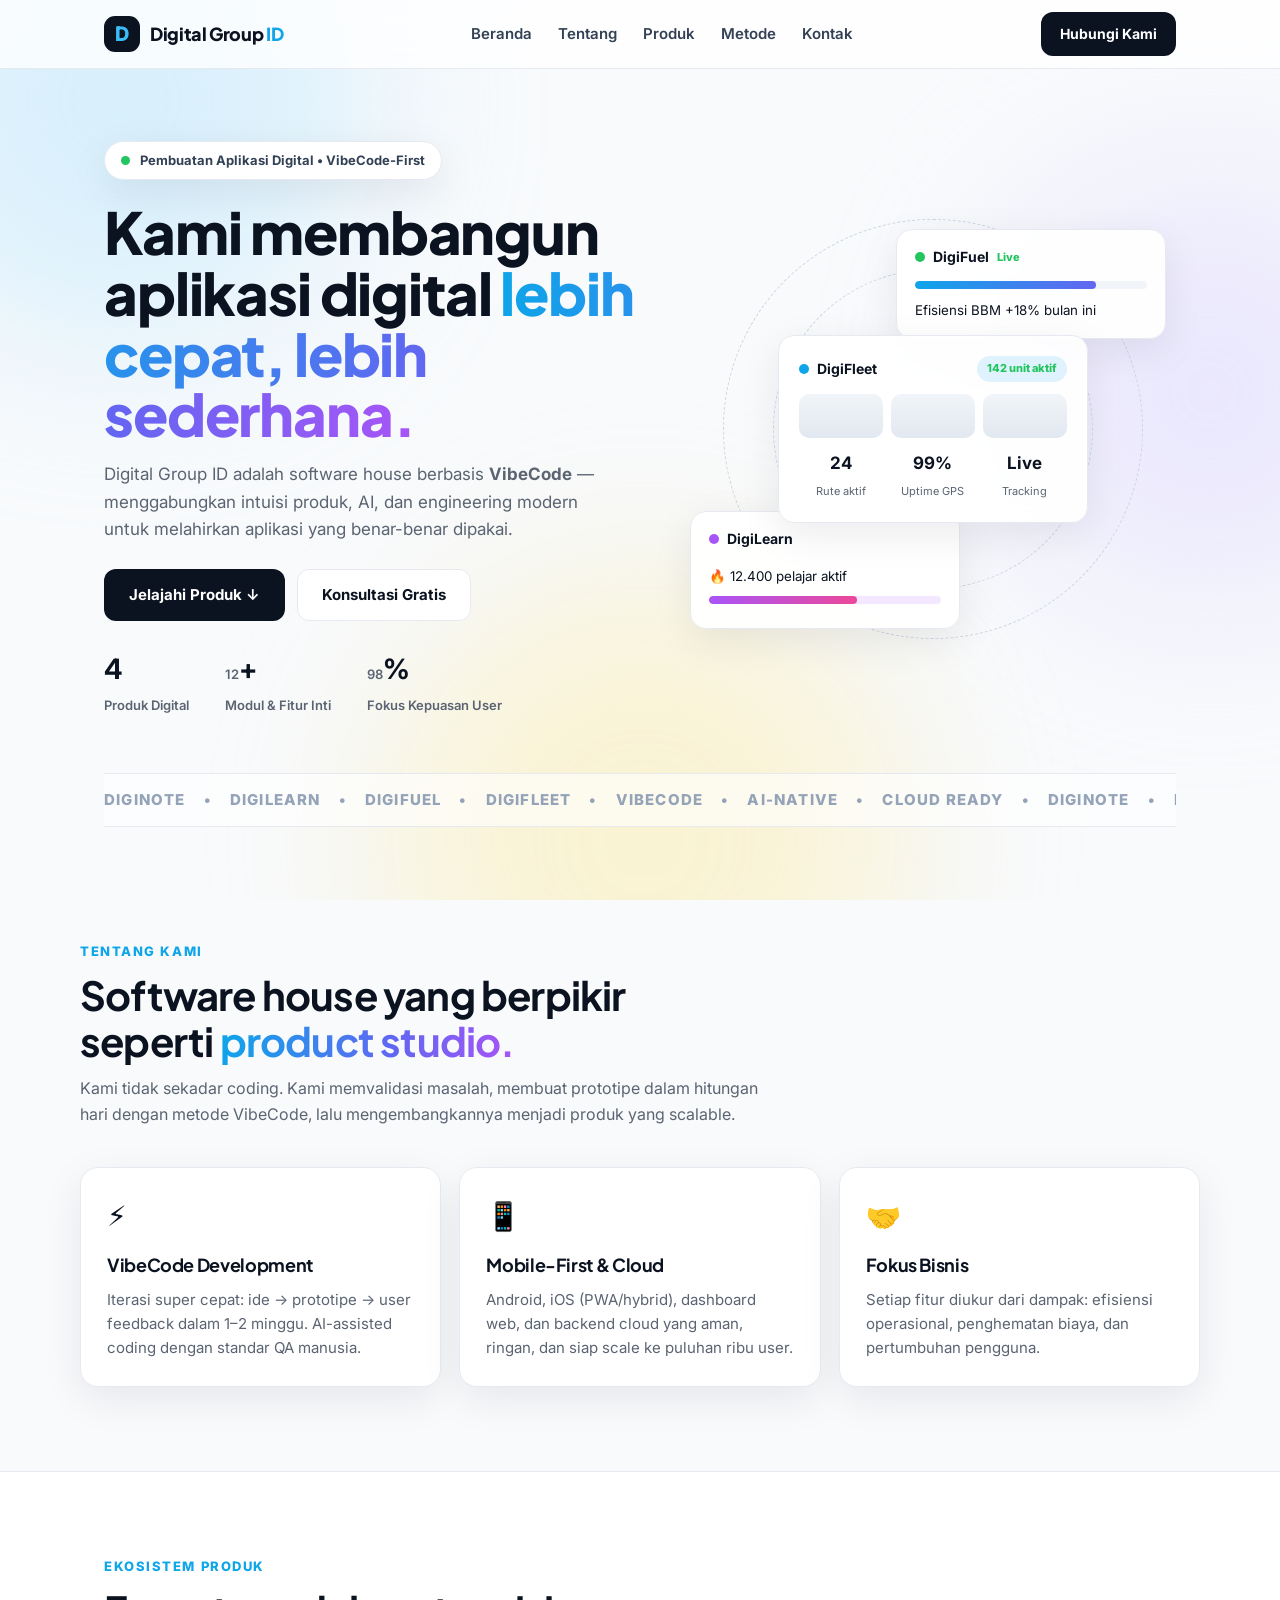
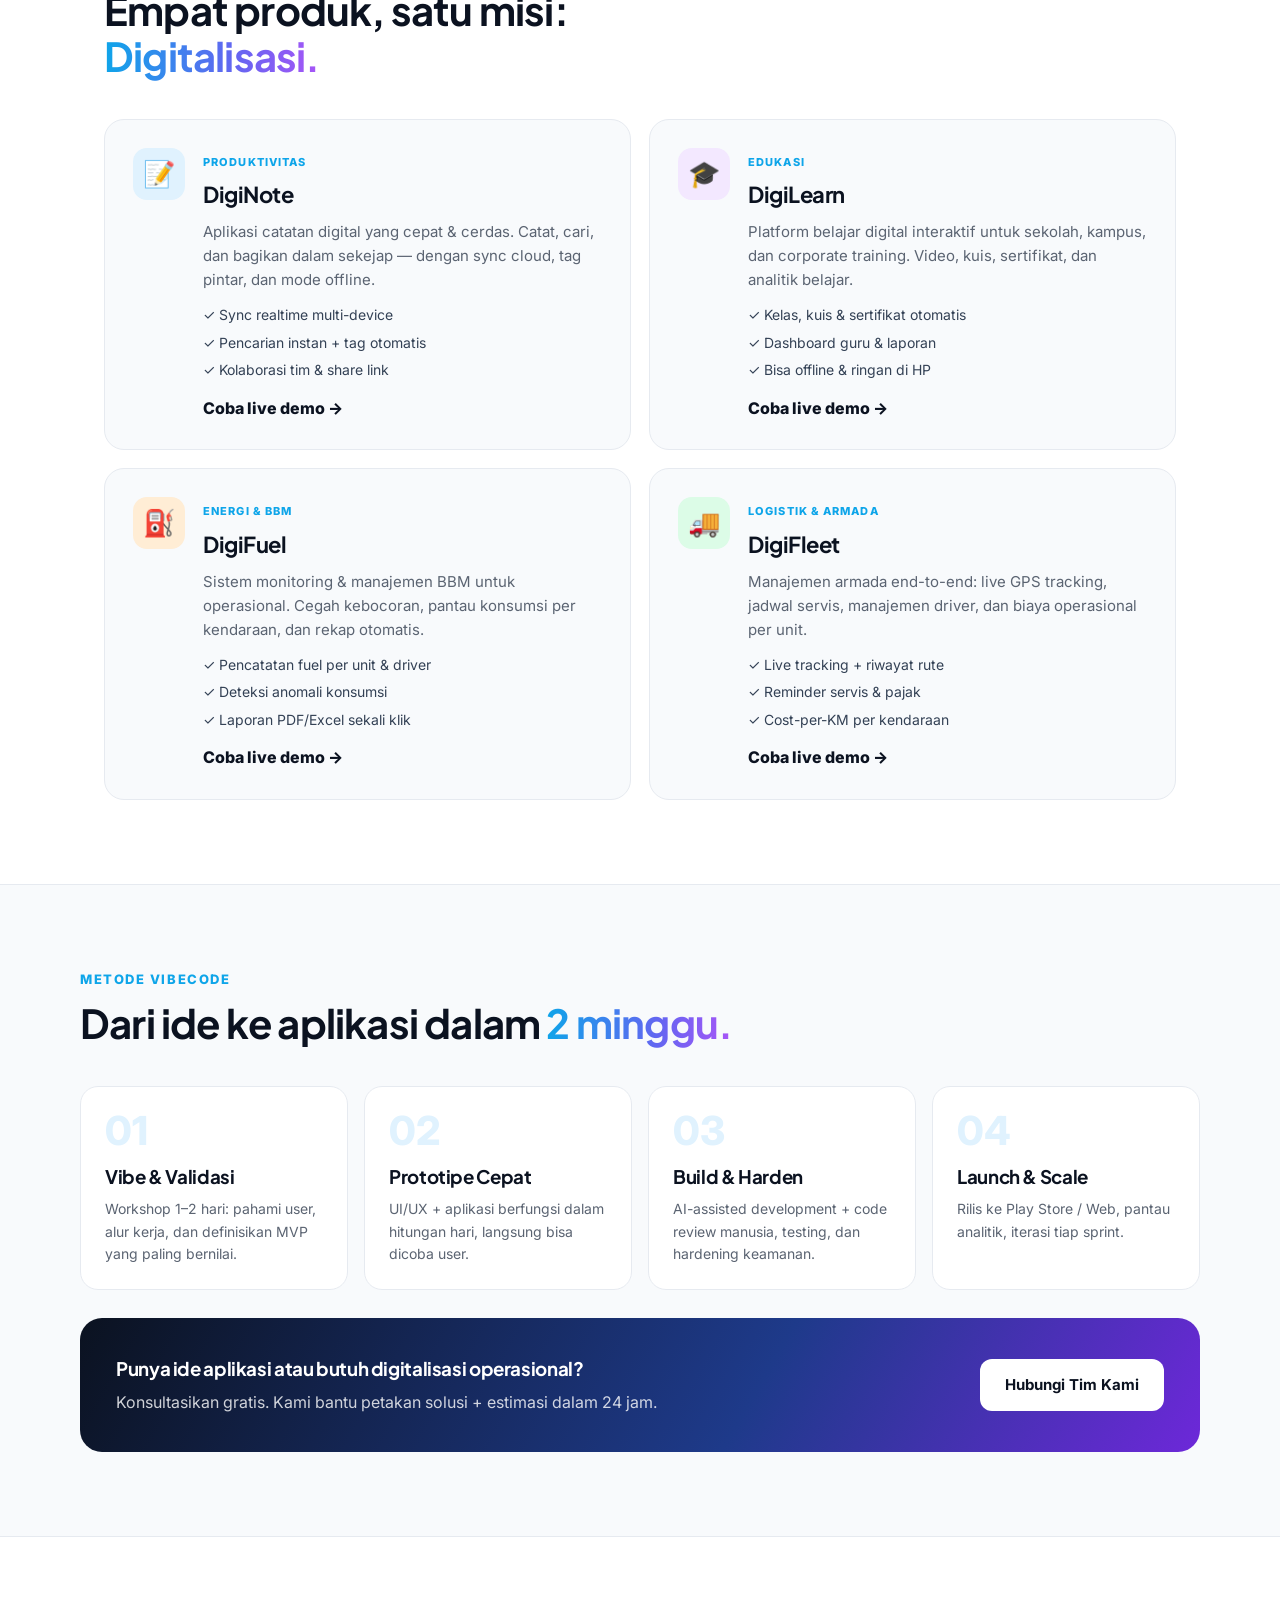
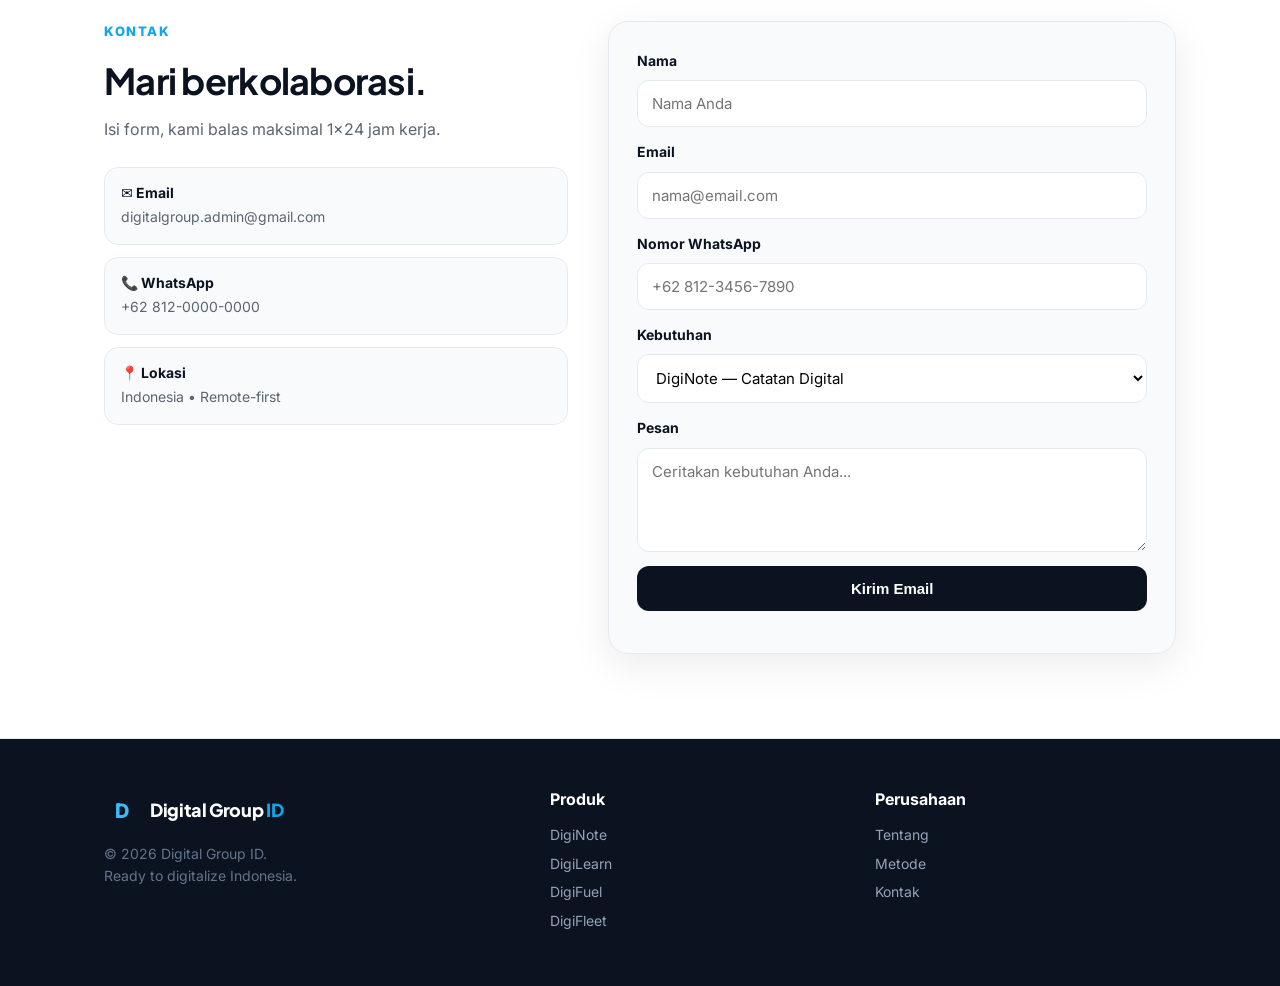
<file: index.html>
<!DOCTYPE html>
<html lang="id">
<head>
  <meta charset="UTF-8" />
  <meta name="viewport" content="width=device-width, initial-scale=1.0" />
  <title>Digital Group ID — Membangun Aplikasi Digital Berbasis VibeCode</title>
  <meta name="description" content="Digital Group ID adalah perusahaan aplikasi digital berbasis VibeCode. Produk kami: DigiNote, DigiLearn, DigiFuel, DigiFleet." />
  <link rel="preconnect" href="https://fonts.googleapis.com">
  <link rel="preconnect" href="https://fonts.gstatic.com" crossorigin>
  <link href="https://fonts.googleapis.com/css2?family=Inter:wght@400;500;600;700;800&family=Plus+Jakarta+Sans:wght@500;600;700;800&display=swap" rel="stylesheet">
  <link rel="stylesheet" href="styles.css" />
  <link rel="icon" href="data:image/svg+xml,<svg xmlns='http://www.w3.org/2000/svg' viewBox='0 0 100 100'><rect width='100' height='100' rx='22' fill='%230B1220'/><text x='50' y='68' font-size='52' text-anchor='middle' fill='%2338BDF8' font-family='Arial' font-weight='bold'>D</text></svg>">
</head>
<body>
  <div class="bg-glow" aria-hidden="true"><span class="blob b1"></span><span class="blob b2"></span><span class="blob b3"></span></div>

  <header class="nav" id="navbar">
    <div class="container nav-inner">
      <a href="#beranda" class="brand">
        <span class="brand-mark">D</span>
        <span class="brand-text">Digital Group <em>ID</em></span>
      </a>
      <nav class="nav-links" id="navLinks">
        <a href="#beranda">Beranda</a>
        <a href="#tentang">Tentang</a>
        <a href="#produk">Produk</a>
        <a href="#metode">Metode</a>
        <a href="#kontak">Kontak</a>
        <a href="#kontak" class="btn btn-primary btn-sm mobile-cta">Hubungi Kami</a>
      </nav>
      <div class="nav-actions">
        <a href="#kontak" class="btn btn-primary btn-sm">Hubungi Kami</a>
        <button class="hamburger" id="hamburger" aria-label="Menu">☰</button>
      </div>
    </div>
  </header>

  <main>
    <!-- HERO -->
    <section class="hero container" id="beranda">
      <div class="hero-grid">
        <div class="hero-copy">
          <div class="badge reveal"><span class="pulse"></span> Pembuatan Aplikasi Digital • VibeCode-First</div>
          <h1 class="reveal d1">Kami membangun aplikasi digital <span class="gradient">lebih cepat, lebih sederhana.</span></h1>
          <p class="lead reveal d2">Digital Group ID adalah software house berbasis <strong>VibeCode</strong> — menggabungkan intuisi produk, AI, dan engineering modern untuk melahirkan aplikasi yang benar-benar dipakai.</p>
          <div class="hero-cta reveal d3">
            <a href="#produk" class="btn btn-primary">Jelajahi Produk ↓</a>
            <a href="#kontak" class="btn btn-ghost">Konsultasi Gratis</a>
          </div>
          <div class="hero-stats reveal d4">
            <div><strong data-count="4">0</strong><span>Produk Digital</span></div>
            <div><strong><span data-count="12">0</span>+</strong><span>Modul & Fitur Inti</span></div>
            <div><strong><span data-count="98">0</span>%</strong><span>Fokus Kepuasan User</span></div>
          </div>
        </div>
        <div class="hero-visual reveal d2">
          <div class="phone-stack">
            <div class="card float f1">
              <div class="card-top"><i class="dot d-green"></i><b>DigiFuel</b><span>Live</span></div>
              <div class="bar"><span style="width:78%"></span></div>
              <small>Efisiensi BBM +18% bulan ini</small>
            </div>
            <div class="card float f2 main-card">
              <div class="card-top"><i class="dot d-blue"></i><b>DigiFleet</b><span class="pill">142 unit aktif</span></div>
              <div class="fleet-row"><div></div><div></div><div></div></div>
              <div class="mini-grid">
                <div><strong>24</strong><small>Rute aktif</small></div>
                <div><strong>99%</strong><small>Uptime GPS</small></div>
                <div><strong>Live</strong><small>Tracking</small></div>
              </div>
            </div>
            <div class="card float f3">
              <div class="card-top"><i class="dot d-purple"></i><b>DigiLearn</b></div>
              <small>🔥 12.400 pelajar aktif</small>
              <div class="bar purple"><span style="width:64%"></span></div>
            </div>
            <div class="orbit o1"></div>
            <div class="orbit o2"></div>
          </div>
        </div>
      </div>
      <div class="marquee reveal">
        <div class="marquee-track">
          <span>DigiNote</span>•<span>DigiLearn</span>•<span>DigiFuel</span>•<span>DigiFleet</span>•<span>VibeCode</span>•<span>AI-Native</span>•<span>Cloud Ready</span>•
          <span>DigiNote</span>•<span>DigiLearn</span>•<span>DigiFuel</span>•<span>DigiFleet</span>•<span>VibeCode</span>•<span>AI-Native</span>•<span>Cloud Ready</span>•
        </div>
      </div>
    </section>

    <!-- TENTANG -->
    <section class="section container" id="tentang">
      <div class="section-head reveal">
        <p class="eyebrow">Tentang Kami</p>
        <h2>Software house yang berpikir seperti <span class="gradient">product studio.</span></h2>
        <p class="sub">Kami tidak sekadar coding. Kami memvalidasi masalah, membuat prototipe dalam hitungan hari dengan metode VibeCode, lalu mengembangkannya menjadi produk yang scalable.</p>
      </div>
      <div class="grid-3">
        <div class="feature reveal"><div class="icon">⚡</div><h3>VibeCode Development</h3><p>Iterasi super cepat: ide → prototipe → user feedback dalam 1–2 minggu. AI-assisted coding dengan standar QA manusia.</p></div>
        <div class="feature reveal d1"><div class="icon">📱</div><h3>Mobile-First & Cloud</h3><p>Android, iOS (PWA/hybrid), dashboard web, dan backend cloud yang aman, ringan, dan siap scale ke puluhan ribu user.</p></div>
        <div class="feature reveal d2"><div class="icon">🤝</div><h3>Fokus Bisnis</h3><p>Setiap fitur diukur dari dampak: efisiensi operasional, penghematan biaya, dan pertumbuhan pengguna.</p></div>
      </div>
    </section>

    <!-- PRODUK -->
    <section class="section section-alt" id="produk">
      <div class="container">
        <div class="section-head reveal">
          <p class="eyebrow">Ekosistem Produk</p>
          <h2>Empat produk, satu misi: <span class="gradient">Digitalisasi.</span></h2>
        </div>
        <div class="grid-2">
          <article class="product reveal">
            <div class="p-icon blue">📝</div>
            <div><span class="tag">Produktivitas</span><h3>DigiNote</h3>
            <p>Aplikasi catatan digital yang cepat & cerdas. Catat, cari, dan bagikan dalam sekejap — dengan sync cloud, tag pintar, dan mode offline.</p>
            <ul><li>✓ Sync realtime multi-device</li><li>✓ Pencarian instan + tag otomatis</li><li>✓ Kolaborasi tim & share link</li></ul>
            <a href="demo/diginote.html" class="link">Coba live demo →</a></div>
          </article>
          <article class="product reveal d1">
            <div class="p-icon purple">🎓</div>
            <div><span class="tag">Edukasi</span><h3>DigiLearn</h3>
            <p>Platform belajar digital interaktif untuk sekolah, kampus, dan corporate training. Video, kuis, sertifikat, dan analitik belajar.</p>
            <ul><li>✓ Kelas, kuis & sertifikat otomatis</li><li>✓ Dashboard guru & laporan</li><li>✓ Bisa offline & ringan di HP</li></ul>
            <a href="demo/digilearn.html" class="link">Coba live demo →</a></div>
          </article>
          <article class="product reveal">
            <div class="p-icon orange">⛽</div>
            <div><span class="tag">Energi & BBM</span><h3>DigiFuel</h3>
            <p>Sistem monitoring & manajemen BBM untuk operasional. Cegah kebocoran, pantau konsumsi per kendaraan, dan rekap otomatis.</p>
            <ul><li>✓ Pencatatan fuel per unit & driver</li><li>✓ Deteksi anomali konsumsi</li><li>✓ Laporan PDF/Excel sekali klik</li></ul>
            <a href="demo/digifuel.html" class="link">Coba live demo →</a></div>
          </article>
          <article class="product reveal d1">
            <div class="p-icon green">🚚</div>
            <div><span class="tag">Logistik & Armada</span><h3>DigiFleet</h3>
            <p>Manajemen armada end-to-end: live GPS tracking, jadwal servis, manajemen driver, dan biaya operasional per unit.</p>
            <ul><li>✓ Live tracking + riwayat rute</li><li>✓ Reminder servis & pajak</li><li>✓ Cost-per-KM per kendaraan</li></ul>
            <a href="demo/digifleet.html" class="link">Coba live demo →</a></div>
          </article>
        </div>
      </div>
    </section>

    <!-- METODE -->
    <section class="section container" id="metode">
      <div class="section-head reveal">
        <p class="eyebrow">Metode VibeCode</p>
        <h2>Dari ide ke aplikasi dalam <span class="gradient">2 minggu.</span></h2>
      </div>
      <div class="steps">
        <div class="step reveal"><span>01</span><h3>Vibe & Validasi</h3><p>Workshop 1–2 hari: pahami user, alur kerja, dan definisikan MVP yang paling bernilai.</p></div>
        <div class="step reveal d1"><span>02</span><h3>Prototipe Cepat</h3><p>UI/UX + aplikasi berfungsi dalam hitungan hari, langsung bisa dicoba user.</p></div>
        <div class="step reveal d2"><span>03</span><h3>Build & Harden</h3><p>AI-assisted development + code review manusia, testing, dan hardening keamanan.</p></div>
        <div class="step reveal d3"><span>04</span><h3>Launch & Scale</h3><p>Rilis ke Play Store / Web, pantau analitik, iterasi tiap sprint.</p></div>
      </div>
      <div class="cta-banner reveal">
        <div><h3>Punya ide aplikasi atau butuh digitalisasi operasional?</h3><p>Konsultasikan gratis. Kami bantu petakan solusi + estimasi dalam 24 jam.</p></div>
        <a href="#kontak" class="btn btn-light">Hubungi Tim Kami</a>
      </div>
    </section>

    <!-- KONTAK -->
    <section class="section section-alt" id="kontak">
      <div class="container contact-grid">
        <div class="reveal">
          <p class="eyebrow">Kontak</p>
          <h2>Mari berkolaborasi.</h2>
          <p class="sub">Isi form, kami balas maksimal 1×24 jam kerja.</p>
          <div class="contact-info">
            <div><b>✉️ Email</b><span>digitalgroup.admin@gmail.com</span></div>
            <div><b>📞 WhatsApp</b><span>+62 812-0000-0000</span></div>
            <div><b>📍 Lokasi</b><span>Indonesia • Remote-first</span></div>
          </div>
        </div>
        <form class="contact-form reveal d1" id="contactForm">
          <label>Nama<input type="text" name="nama" placeholder="Nama Anda" required></label>
          <label>Email<input type="email" name="email" placeholder="nama@email.com" required></label>
          <label>Nomor WhatsApp<input type="tel" name="wa" placeholder="+62 812-3456-7890" inputmode="tel"></label>
          <label>Kebutuhan<select name="kebutuhan"><option>DigiNote — Catatan Digital</option><option>DigiLearn — Platform Belajar</option><option>DigiFuel — Manajemen BBM</option><option>DigiFleet — Manajemen Armada</option><option>Jasa Pembuatan Aplikasi Custom</option></select></label>
          <label>Pesan<textarea name="pesan" rows="4" placeholder="Ceritakan kebutuhan Anda..." required></textarea></label>
          <button type="submit" class="btn btn-primary">Kirim Email</button>
          <p class="form-note" id="formNote"></p>
        </form>
      </div>
    </section>
  </main>

  <footer>
    <div class="container footer-grid">
      <div><a href="#beranda" class="brand"><span class="brand-mark">D</span><span class="brand-text">Digital Group <em>ID</em></span></a>
      <p>© 2026 Digital Group ID.<br>Ready to digitalize Indonesia.</p></div>
      <div><b>Produk</b><a href="#produk">DigiNote</a><a href="#produk">DigiLearn</a><a href="#produk">DigiFuel</a><a href="#produk">DigiFleet</a></div>
      <div><b>Perusahaan</b><a href="#tentang">Tentang</a><a href="#metode">Metode</a><a href="#kontak">Kontak</a></div>
    </div>
  </footer>

  <a href="#beranda" class="to-top" id="toTop" aria-label="Kembali ke atas">↑</a>
  <script src="script.js"></script>
</body>
</html>
</file>
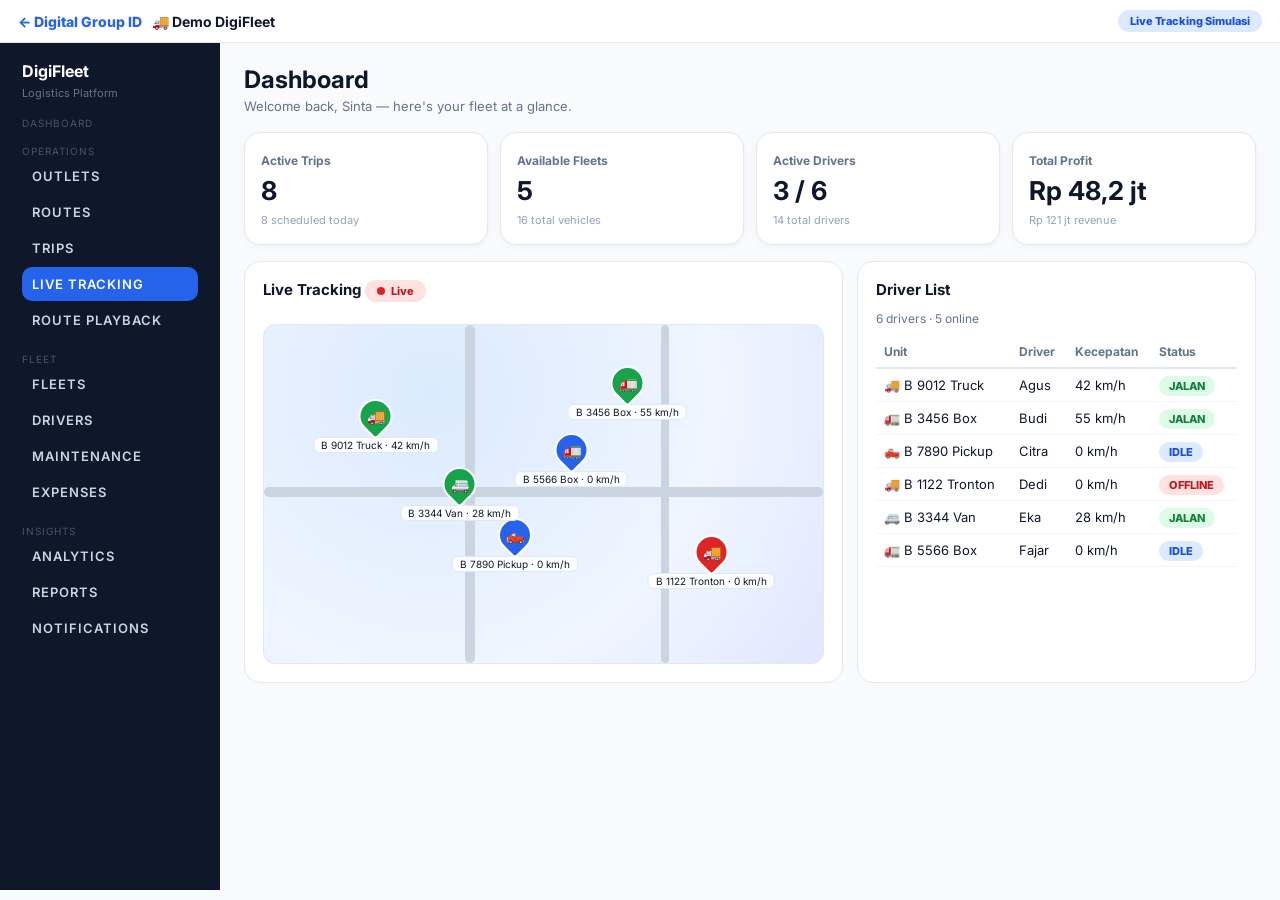
<file: demo/digifleet.html>
<!DOCTYPE html>
<html lang="id">
<head>
<meta charset="UTF-8"><meta name="viewport" content="width=device-width, initial-scale=1.0">
<title>Demo DigiFleet — Digital Group ID</title>
<link href="https://fonts.googleapis.com/css2?family=Inter:wght@400;600;700;800&display=swap" rel="stylesheet">
<style>
*{margin:0;padding:0;box-sizing:border-box}
body{font-family:Inter,system-ui,sans-serif;background:#f8fafc;color:#0f172a;min-height:100vh}
.top{position:sticky;top:0;z-index:50;background:rgba(255,255,255,.9);backdrop-filter:blur(10px);border-bottom:1px solid #e2e8f0;padding:10px 18px;display:flex;gap:10px;align-items:center;font-size:14px}
.top a{color:#2563eb;font-weight:800;text-decoration:none}.pill{margin-left:auto;background:#DBEAFE;color:#1d4ed8;font-size:11px;font-weight:800;padding:4px 12px;border-radius:99px;animation:bl 2s infinite}
@keyframes bl{50%{opacity:.5}}
.app{display:grid;grid-template-columns:220px 1fr;min-height:calc(100vh - 53px)}
.side{background:#0f172a;color:#cbd5e1;padding:18px 12px}
.side h2{color:#fff;font-size:16px;padding:0 10px}
.side small{color:#64748b;font-size:11px;padding:0 10px}
.nav-g{margin-top:16px;font-size:10px;letter-spacing:.1em;text-transform:uppercase;color:#475569;padding:0 10px}
.nav-g a{display:block;padding:9px 10px;border-radius:10px;color:#cbd5e1;text-decoration:none;font-size:13px;font-weight:600;margin:2px 0}
.nav-g a.on{background:#2563eb;color:#fff}
.main{padding:22px 24px}
.main h1{font-size:24px}
.main .sub{color:#64748b;font-size:13px;margin:4px 0 18px}
.stats{display:grid;grid-template-columns:repeat(4,1fr);gap:12px;margin-bottom:16px}
.stat{background:#fff;border:1px solid #e2e8f0;border-radius:16px;padding:16px;box-shadow:0 2px 6px rgba(0,0,0,.04)}
.stat small{color:#64748b;font-weight:700;font-size:12px}
.stat strong{display:block;font-size:26px;margin:6px 0 2px}
.stat span{font-size:11px;color:#94a3b8}
.grid{display:grid;grid-template-columns:1.5fr 1fr;gap:14px}
.panel{background:#fff;border:1px solid #e2e8f0;border-radius:16px;padding:18px}
.panel h3{font-size:15px;margin-bottom:12px}
#map{position:relative;height:340px;border-radius:12px;overflow:hidden;background:radial-gradient(circle at 30% 20%,#dbeafe,#eff6ff 60%,#e0e7ff);border:1px solid #e2e8f0}
.road{position:absolute;background:#cbd5e1;border-radius:99px}
.unit{position:absolute;transform:translate(-50%,-50%);transition:left 1.8s linear,top 1.8s linear;text-align:center;z-index:2}
.pin{width:34px;height:34px;border-radius:50% 50% 50% 4px;transform:rotate(-45deg);display:grid;place-items:center;margin:0 auto;border:2px solid #fff;font-size:15px}
.pin span{transform:rotate(45deg)}
.u-jalan .pin{background:#16a34a}.u-idle .pin{background:#2563eb}.u-offline .pin{background:#dc2626}
.unit small{background:rgba(255,255,255,.9);border:1px solid #e2e8f0;border-radius:6px;padding:1px 7px;font-size:10px;white-space:nowrap;display:inline-block;margin-top:3px}
table{width:100%;border-collapse:collapse;font-size:13px}
th{text-align:left;color:#64748b;padding:8px;border-bottom:2px solid #e2e8f0;font-size:12px}td{padding:8px;border-bottom:1px solid #f1f5f9}
.st{font-size:11px;font-weight:800;padding:3px 10px;border-radius:99px}
.jalan{background:#DCFCE7;color:#15803D}.idle{background:#DBEAFE;color:#1d4ed8}.offline{background:#FEE2E2;color:#B91C1C}
.blive{display:inline-flex;align-items:center;gap:6px;background:#FEE2E2;color:#B91C1C;font-size:11px;font-weight:800;padding:4px 12px;border-radius:99px;margin-bottom:10px}
.blive i{width:8px;height:8px;border-radius:50%;background:#DC2626;animation:bl 1.4s infinite}
@media(max-width:900px){.app{grid-template-columns:1fr}.side{display:none}.stats{grid-template-columns:1fr 1fr}.grid{grid-template-columns:1fr}}
/* Hover animations untuk tombol */
button,.mitem,.fab,.nav-g a,.opsb button,.tts,.speak,.del,.dock span,.navb span,.tabbar span{transition:transform .25s cubic-bezier(.4,0,.2,1),box-shadow .25s,background .25s,color .25s,border-color .25s}
button:hover,.mitem:hover,.fab:hover,.opsb button:hover,.tts:hover,.speak:hover,.del:hover{transform:translateY(-3px) scale(1.03);box-shadow:0 10px 24px rgba(0,0,0,.15)}
.dock span:hover,.navb span:hover,.tabbar span:hover,.nav-g a:hover{transform:translateY(-3px) scale(1.1)}
.nav-g a:hover{background:rgba(255,255,255,.08)}
</style>
</head>
<body>
<div class="top"><a href="../index.html">← Digital Group ID</a><b>🚚 Demo DigiFleet</b><span class="pill">Live Tracking Simulasi</span></div>
<div class="app">
  <aside class="side">
    <h2>DigiFleet</h2><small>Logistics Platform</small>
    <div class="nav-g">Dashboard</div>
    <div class="nav-g">Operations
      <a>Outlets</a><a>Routes</a><a>Trips</a><a class="on">Live Tracking</a><a>Route Playback</a>
    </div>
    <div class="nav-g">Fleet
      <a>Fleets</a><a>Drivers</a><a>Maintenance</a><a>Expenses</a>
    </div>
    <div class="nav-g">Insights
      <a>Analytics</a><a>Reports</a><a>Notifications</a>
    </div>
  </aside>
  <main class="main">
    <h1>Dashboard</h1>
    <p class="sub">Welcome back, Sinta — here's your fleet at a glance.</p>
    <div class="stats">
      <div class="stat"><small>Active Trips</small><strong id="cTrip">—</strong><span>8 scheduled today</span></div>
      <div class="stat"><small>Available Fleets</small><strong id="cUnit">—</strong><span>16 total vehicles</span></div>
      <div class="stat"><small>Active Drivers</small><strong id="cDriver">—</strong><span>14 total drivers</span></div>
      <div class="stat"><small>Total Profit</small><strong>Rp 48,2 jt</strong><span>Rp 121 jt revenue</span></div>
    </div>
    <div class="grid">
      <div class="panel">
        <h3>Live Tracking <span class="blive"><i></i>Live</span></h3>
        <div id="map">
          <div class="road" style="left:0;right:0;top:48%;height:10px"></div>
          <div class="road" style="top:0;bottom:0;left:36%;width:10px"></div>
          <div class="road" style="top:0;bottom:0;left:71%;width:8px"></div>
        </div>
      </div>
      <div class="panel">
        <h3>Driver List</h3>
        <p style="font-size:12px;color:#64748b;margin-bottom:10px" id="drvSub">—</p>
        <table><thead><tr><th>Unit</th><th>Driver</th><th>Kecepatan</th><th>Status</th></tr></thead><tbody id="tb"></tbody></table>
      </div>
    </div>
  </main>
</div>
<script>
let units=[
 {n:'B 9012 Truck',d:'Agus',x:20,y:30,spd:42,st:'jalan',e:'🚚'},
 {n:'B 3456 Box',d:'Budi',x:65,y:20,spd:55,st:'jalan',e:'🚛'},
 {n:'B 7890 Pickup',d:'Citra',x:45,y:65,spd:0,st:'idle',e:'🛻'},
 {n:'B 1122 Tronton',d:'Dedi',x:80,y:70,spd:0,st:'offline',e:'🚚'},
 {n:'B 3344 Van',d:'Eka',x:35,y:50,spd:28,st:'jalan',e:'🚐'},
 {n:'B 5566 Box',d:'Fajar',x:55,y:40,spd:0,st:'idle',e:'🚛'}];
const map=document.getElementById('map');
function draw(){
 map.querySelectorAll('.unit').forEach(e=>e.remove());
 units.forEach(u=>{
  const d=document.createElement('div');d.className='unit u-'+u.st;d.style.left=u.x+'%';d.style.top=u.y+'%';
  d.innerHTML=`<div class="pin"><span>${u.e}</span></div><small>${u.n} · ${u.spd} km/h</small>`;map.appendChild(d);});
 document.getElementById('tb').innerHTML=units.map(u=>`<tr><td>${u.e} ${u.n}</td><td>${u.d}</td><td>${u.spd} km/h</td><td><span class="st ${u.st}">${u.st.toUpperCase()}</span></td></tr>`).join('');
 document.getElementById('cTrip').textContent=8;
 document.getElementById('cUnit').textContent=units.filter(u=>u.st!=='offline').length;
 document.getElementById('cDriver').textContent=units.filter(u=>u.st==='jalan').length+' / '+units.length;
 document.getElementById('drvSub').textContent=`${units.length} drivers · ${units.filter(u=>u.st!=='offline').length} online`;
}
setInterval(()=>{units.forEach(u=>{if(u.st==='jalan'){u.x=Math.min(95,Math.max(5,u.x+(Math.random()*8-4)));u.y=Math.min(92,Math.max(8,u.y+(Math.random()*8-4)));u.spd=Math.max(15,Math.min(80,u.spd+Math.round(Math.random()*10-5)));}});draw();},2000);
draw();
</script>
</body>
</html>
</file>
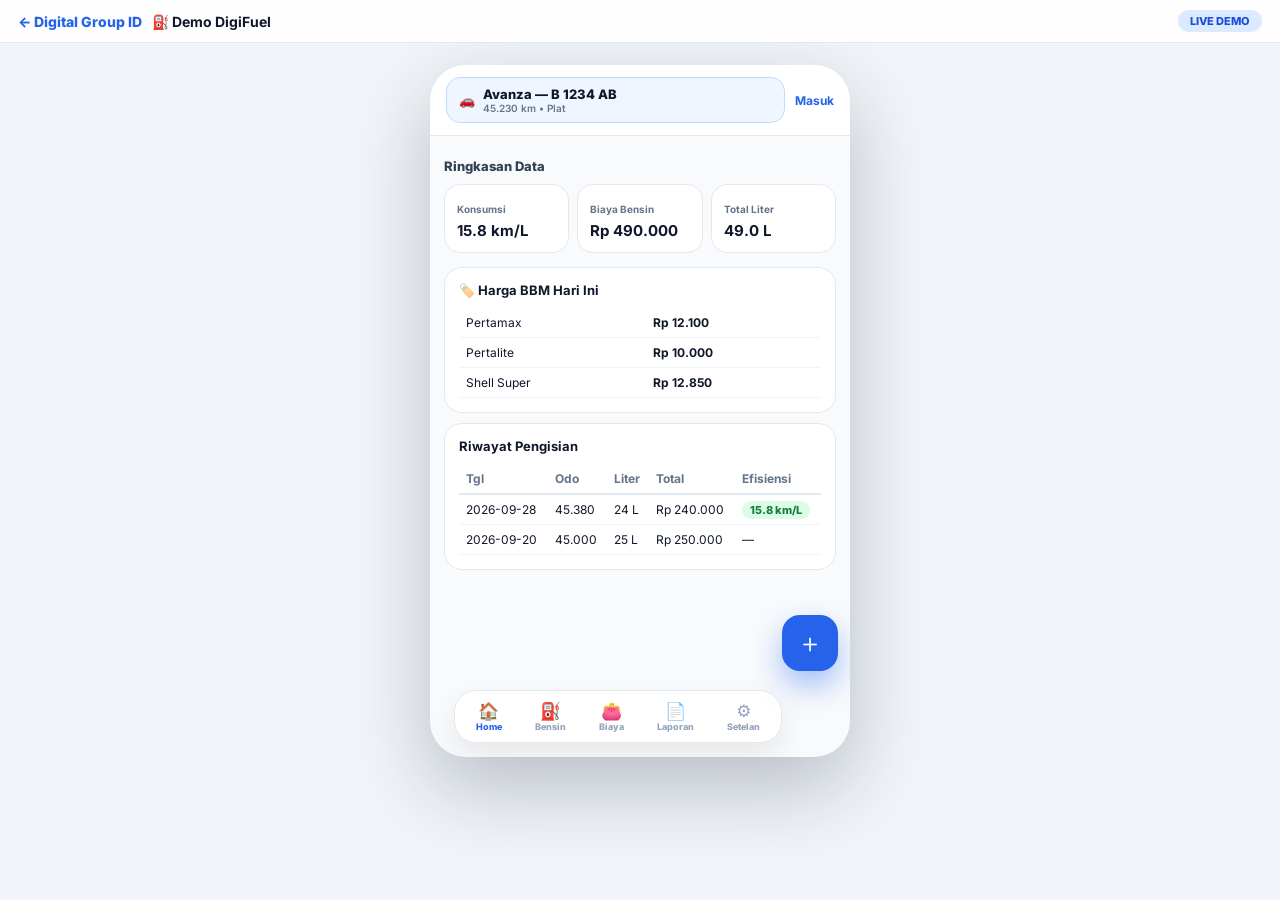
<file: demo/digifuel.html>
<!DOCTYPE html>
<html lang="id">
<head>
<meta charset="UTF-8"><meta name="viewport" content="width=device-width, initial-scale=1.0">
<title>Demo DigiFuel — Digital Group ID</title>
<link href="https://fonts.googleapis.com/css2?family=Inter:wght@400;600;700;800&display=swap" rel="stylesheet">
<style>
*{margin:0;padding:0;box-sizing:border-box}
body{font-family:Inter,system-ui,sans-serif;background:#f1f5f9;color:#0f172a;min-height:100vh}
.top{position:sticky;top:0;z-index:50;background:rgba(255,255,255,.9);backdrop-filter:blur(10px);border-bottom:1px solid #e2e8f0;padding:10px 18px;display:flex;gap:10px;align-items:center;font-size:14px}
.top a{color:#2563eb;font-weight:800;text-decoration:none}.pill{margin-left:auto;background:#DBEAFE;color:#1d4ed8;font-size:11px;font-weight:800;padding:4px 12px;border-radius:99px}
.phone{max-width:420px;margin:22px auto;border-radius:36px;overflow:hidden;box-shadow:0 30px 80px rgba(15,23,42,.25);background:#f8fafc}
.hdr{display:flex;align-items:center;gap:10px;padding:12px 16px;background:#fff;border-bottom:1px solid #e2e8f0;position:sticky;top:0}
.hdr .veh{flex:1;display:flex;gap:8px;align-items:center;background:#eff6ff;border:1px solid #bfdbfe;border-radius:14px;padding:8px 12px;font-size:13px;font-weight:800}
.hdr .veh small{display:block;color:#64748b;font-size:10px;font-weight:600}
.cnt{padding:14px 14px 110px}
.sect{font-size:13px;font-weight:800;color:#334155;margin:8px 0 10px}
.kpis{display:grid;grid-template-columns:1fr 1fr 1fr;gap:8px;margin-bottom:14px}
.kpi{background:#fff;border:1px solid #e2e8f0;border-radius:16px;padding:12px}
.kpi small{color:#64748b;font-size:10px;font-weight:700}.kpi strong{display:block;font-size:15px;margin-top:4px}
.card{background:#fff;border:1px solid #e2e8f0;border-radius:18px;padding:14px;margin-bottom:10px}
.card h3{font-size:13px;margin-bottom:10px}
label{font-size:11px;font-weight:700;color:#64748b;display:grid;gap:5px;margin-bottom:9px}
input,select{width:100%;border:1px solid #e2e8f0;border-radius:12px;padding:10px 12px;font-size:13px;font-family:inherit;background:#fff}
button{width:100%;background:#2563eb;color:#fff;border:0;border-radius:12px;padding:12px;font-weight:800;font-size:14px;cursor:pointer}
button:hover{background:#1d4ed8}
.row{display:grid;grid-template-columns:1fr 1fr;gap:10px}
table{width:100%;border-collapse:collapse;font-size:12px}
th{text-align:left;color:#64748b;padding:7px;border-bottom:2px solid #e2e8f0}td{padding:7px;border-bottom:1px solid #f1f5f9}
.eff{background:#DCFCE7;color:#15803D;font-weight:800;padding:2px 8px;border-radius:99px;font-size:11px;white-space:nowrap}
.fab{position:sticky;bottom:86px;float:right;margin-right:12px;width:56px;height:56px;border-radius:18px;background:#2563eb;color:#fff;font-size:26px;display:grid;place-items:center;box-shadow:0 14px 30px rgba(37,99,235,.4);cursor:pointer;z-index:20}
.tabbar{position:sticky;bottom:12px;margin:0 12px;background:rgba(255,255,255,.92);backdrop-filter:blur(16px);border:1px solid #e2e8f0;border-radius:22px;padding:10px 4px;display:flex;justify-content:space-around;box-shadow:0 12px 30px rgba(0,0,0,.08);font-size:9px;font-weight:800;color:#94a3b8;text-align:center}
.tabbar i{font-style:normal;font-size:17px;display:block}.tabbar .on{color:#2563eb}
.modal{position:fixed;inset:0;z-index:60;background:rgba(0,0,0,.5);display:none;align-items:flex-end;justify-content:center}
.modal .sheet{background:#fff;border-radius:24px 24px 0 0;max-width:420px;width:100%;padding:20px;max-height:85vh;overflow:auto}
/* Hover animations untuk tombol */
button,.mitem,.fab,.nav-g a,.opsb button,.tts,.speak,.del,.dock span,.navb span,.tabbar span{transition:transform .25s cubic-bezier(.4,0,.2,1),box-shadow .25s,background .25s,color .25s,border-color .25s}
button:hover,.mitem:hover,.fab:hover,.opsb button:hover,.tts:hover,.speak:hover,.del:hover{transform:translateY(-3px) scale(1.03);box-shadow:0 10px 24px rgba(0,0,0,.15)}
.dock span:hover,.navb span:hover,.tabbar span:hover,.nav-g a:hover{transform:translateY(-3px) scale(1.1)}
.nav-g a:hover{background:rgba(255,255,255,.08)}
</style>
</head>
<body>
<div class="top"><a href="../index.html">← Digital Group ID</a><b>⛽ Demo DigiFuel</b><span class="pill">LIVE DEMO</span></div>
<div class="phone" style="position:relative">
  <div class="hdr">
    <div class="veh">🚗 <div>Avanza — B 1234 AB<small>45.230 km • Plat</small></div></div>
    <span style="font-size:12px;font-weight:700;color:#2563eb">Masuk</span>
  </div>
  <div class="cnt">
    <p class="sect">Ringkasan Data</p>
    <div class="kpis">
      <div class="kpi"><small>Konsumsi</small><strong id="avg">—</strong></div>
      <div class="kpi"><small>Biaya Bensin</small><strong id="cost">—</strong></div>
      <div class="kpi"><small>Total Liter</small><strong id="ltr">—</strong></div>
    </div>
    <div class="card"><h3>🏷️ Harga BBM Hari Ini</h3>
      <table>
        <tr><td>Pertamax</td><td><b>Rp 12.100</b></td></tr>
        <tr><td>Pertalite</td><td><b>Rp 10.000</b></td></tr>
        <tr><td>Shell Super</td><td><b>Rp 12.850</b></td></tr>
      </table>
    </div>
    <div class="card"><h3>Riwayat Pengisian</h3>
      <table><thead><tr><th>Tgl</th><th>Odo</th><th>Liter</th><th>Total</th><th>Efisiensi</th></tr></thead><tbody id="tb"></tbody></table>
    </div>
  </div>
  <div class="fab" onclick="document.getElementById('m1').style.display='flex'">＋</div>
  <div style="padding:0 12px 14px"><div class="tabbar">
    <span class="on"><i>🏠</i>Home</span>
    <span><i>⛽</i>Bensin</span>
    <span><i>👛</i>Biaya</span>
    <span><i>📄</i>Laporan</span>
    <span><i>⚙️</i>Setelan</span>
  </div></div>
</div>

<div class="modal" id="m1" onclick="if(event.target.id==='m1')this.style.display='none'">
  <div class="sheet">
    <h3 style="margin-bottom:10px">Catat Pengisian BBM Manual</h3>
    <form id="f">
      <div class="row"><label>Tanggal<input id="tgl" type="date" required></label><label>Total (Rp)<input id="tot" type="number" placeholder="200000" required></label></div>
      <div class="row"><label>Odometer (km)<input id="odo" type="number" required placeholder="45380"></label><label>Liter<input id="ltr" type="number" step="0.1" required placeholder="20"></label></div>
      <label>SPBU<input id="spbu" placeholder="Pertamina KM 12"></label>
      <button>Simpan Catatan</button>
    </form>
  </div>
</div>

<script>
const K='dg_fuel_demo2';
const fmt=n=>'Rp '+Number(Math.round(n)).toLocaleString('id-ID');
let S=JSON.parse(localStorage.getItem(K)||'null')||[
 {tgl:'2026-09-20',odo:45000,ltr:25,tot:250000,spbu:'Pertamina'},
 {tgl:'2026-09-28',odo:45380,ltr:24,tot:240000,spbu:'Shell'}];
document.getElementById('tgl').value=new Date().toISOString().slice(0,10);
function save(){localStorage.setItem(K,JSON.stringify(S));render();}
function render(){
 const recs=S.slice().sort((a,b)=>a.odo-b.odo);
 let effs=[],cost=0,ltr=0;
 const rows=recs.map((r,i)=>{ltr+=r.ltr;cost+=r.tot;let e='—';
  if(i>0){const d=r.odo-recs[i-1].odo;if(d>0){const v=d/r.ltr;effs.push(v);e=`<span class="eff">${v.toFixed(1)} km/L</span>`;}}
  return `<tr><td>${r.tgl}</td><td>${r.odo.toLocaleString('id-ID')}</td><td>${r.ltr} L</td><td>${fmt(r.tot)}</td><td>${e}</td></tr>`;}).reverse().join('');
 document.getElementById('tb').innerHTML=rows;
 document.getElementById('avg').textContent=effs.length?(effs.reduce((a,b)=>a+b,0)/effs.length).toFixed(1)+' km/L':'—';
 document.getElementById('cost').textContent=fmt(cost);
 document.getElementById('ltr').textContent=ltr.toFixed(1)+' L';
}
document.getElementById('f').addEventListener('submit',e=>{e.preventDefault();
 S.push({tgl:tgl.value,odo:+odo.value,ltr:+ltr.value,tot:+tot.value,spbu:spbu.value||'—'});
 e.target.reset();document.getElementById('tgl').value=new Date().toISOString().slice(0,10);
 document.getElementById('m1').style.display='none';save();});
render();
</script>
</body>
</html>
</file>
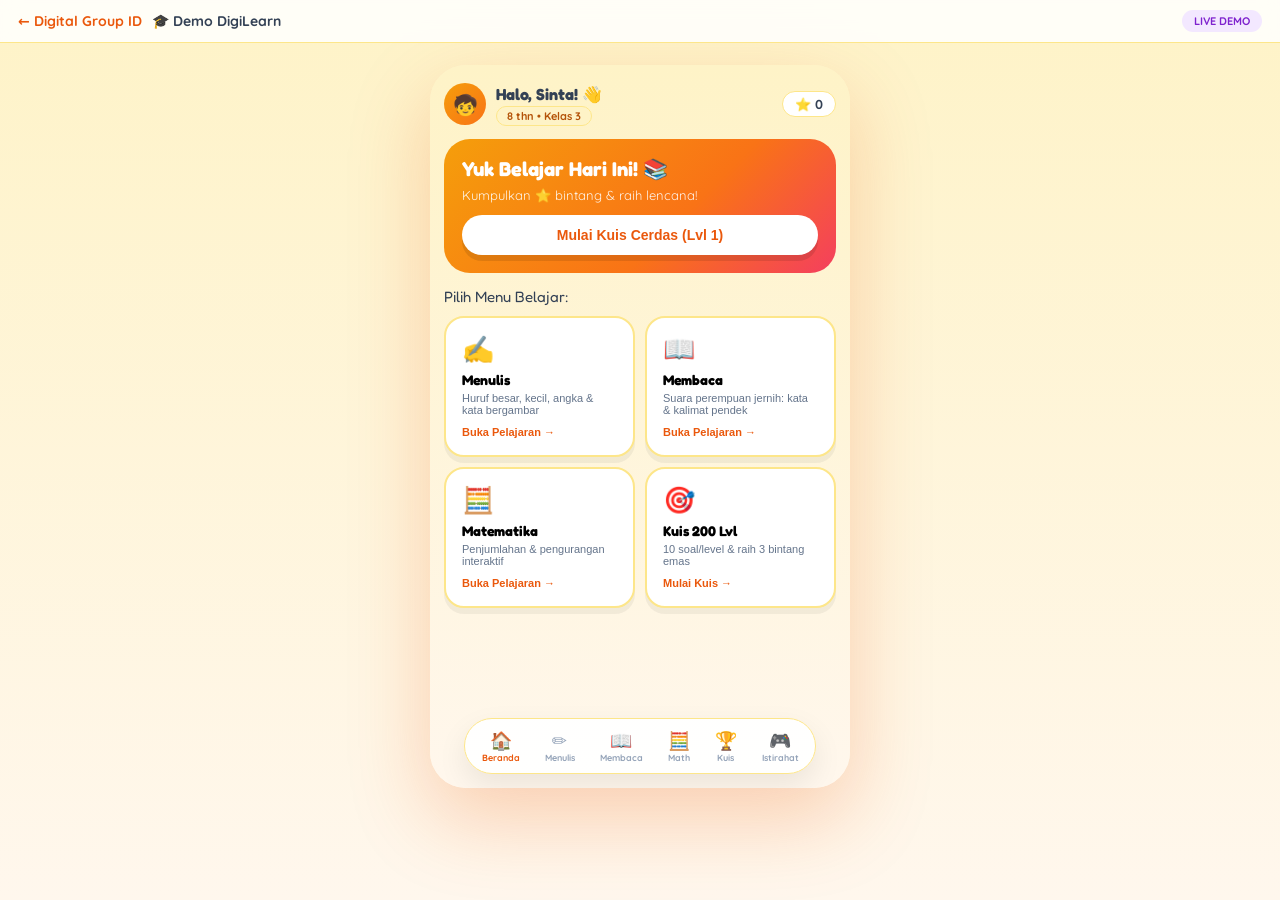
<file: demo/digilearn.html>
<!DOCTYPE html>
<html lang="id">
<head>
<meta charset="UTF-8"><meta name="viewport" content="width=device-width, initial-scale=1.0">
<title>Demo DigiLearn — Digital Group ID</title>
<link href="https://fonts.googleapis.com/css2?family=Fredoka:wght@400;600;700&family=Quicksand:wght@400;600;700&display=swap" rel="stylesheet">
<style>
*{margin:0;padding:0;box-sizing:border-box}
body{font-family:'Quicksand',system-ui,sans-serif;background:linear-gradient(180deg,#FEF3C7,#FFF7ED);color:#334155;min-height:100vh}
.top{position:sticky;top:0;z-index:50;background:rgba(255,255,255,.85);backdrop-filter:blur(10px);border-bottom:1px solid #FDE68A;padding:10px 18px;display:flex;gap:10px;align-items:center;font-size:14px}
.top a{color:#EA580C;font-weight:800;text-decoration:none}.pill{margin-left:auto;background:#F3E8FF;color:#7E22CE;font-size:11px;font-weight:800;padding:4px 12px;border-radius:99px}
.phone{max-width:420px;margin:22px auto;border-radius:36px;overflow:hidden;box-shadow:0 30px 80px rgba(234,88,12,.25);background:linear-gradient(180deg,#FEF3C7,#FFF7ED)}
.cnt{padding:18px 14px 110px}
.userrow{display:flex;align-items:center;gap:10px;margin-bottom:14px}
.userrow .ava{width:42px;height:42px;border-radius:50%;background:linear-gradient(135deg,#F59E0B,#F97316);display:grid;place-items:center;color:#fff;font-size:20px}
.userrow b{font-family:'Fredoka';font-size:16px;display:block}
.userrow small{background:#FEF3C7;border:1px solid #FDE68A;border-radius:99px;padding:2px 10px;font-size:11px;font-weight:800;color:#B45309}
.pill2{margin-left:auto;background:#fff;border:1px solid #FDE68A;border-radius:99px;padding:4px 12px;font-weight:800;font-size:13px}
.hero{background:linear-gradient(135deg,#F59E0B,#F97316 60%,#F43F5E);border-radius:26px;padding:18px;color:#fff;margin-bottom:14px}
.hero h2{font-family:'Fredoka';font-size:20px;margin-bottom:6px}
.hero button{width:100%;background:#fff;color:#EA580C;border:0;border-radius:99px;padding:12px;font-weight:800;font-size:14px;box-shadow:0 6px 0 rgba(0,0,0,.1)}
.title{font-family:'Fredoka';font-size:15px;margin:6px 0 10px;color:#334155}
.menu{display:grid;grid-template-columns:1fr 1fr;gap:10px}
.mitem{background:#fff;border:2px solid #FDE68A;border-radius:20px;padding:16px;text-align:left;box-shadow:0 6px 0 rgba(0,0,0,.05);cursor:pointer}
.mitem .ic{font-size:26px;margin-bottom:6px}
.mitem b{font-family:'Fredoka';font-size:14px;display:block}
.mitem p{font-size:11px;color:#64748B;margin:4px 0 8px}
.mitem span{font-size:11px;font-weight:800;color:#EA580C}
.navb{position:sticky;bottom:12px;margin:0 20px;background:rgba(255,255,255,.95);border:1px solid #FDE68A;border-radius:99px;padding:10px 4px;display:flex;justify-content:space-around;box-shadow:0 12px 30px rgba(0,0,0,.08);font-size:9px;font-weight:800;color:#94A3B8;text-align:center}
.navb i{font-size:18px;display:block;font-style:normal}.navb .on{color:#EA580C}
/* quiz */
#quiz{display:none;position:fixed;inset:0;z-index:60;background:linear-gradient(180deg,#FEF3C7,#FFF7ED);overflow:auto}
#quiz .card{max-width:420px;margin:24px auto;background:#fff;border:3px solid #FDE68A;border-radius:26px;padding:22px;text-align:center;box-shadow:0 14px 40px rgba(234,88,12,.15)}
#quiz h2{font-family:'Fredoka';font-size:30px;margin:10px 0}
.opsb{display:grid;grid-template-columns:1fr 1fr;gap:10px;margin-top:14px}
.opsb button{background:#F8FAFC;border:3px solid #E2E8F0;border-radius:16px;padding:14px;font-size:18px;font-weight:800;cursor:pointer;font-family:'Fredoka'}
.opsb button:hover{border-color:#F59E0B;transform:scale(1.03)}
.tts{background:#F3E8FF;border:0;border-radius:99px;padding:10px 22px;font-weight:800;cursor:pointer;font-size:14px;color:#7E22CE}
.prog{display:flex;gap:5px;margin:8px 0}
.prog i{flex:1;height:9px;border-radius:99px;background:#F1F5F9}
.prog i.on{background:#F59E0B}
.res{margin-top:10px;font-weight:800;font-size:15px;min-height:22px}
.badge{font-size:11px;font-weight:800;background:#DCFCE7;color:#15803D;padding:3px 10px;border-radius:99px}
.confetti{font-size:48px;animation:pop .5s}
@keyframes pop{0%{transform:scale(.3)}60%{transform:scale(1.3)}100%{transform:scale(1)}}
/* Hover animations untuk tombol */
button,.mitem,.fab,.nav-g a,.opsb button,.tts,.speak,.del,.dock span,.navb span,.tabbar span{transition:transform .25s cubic-bezier(.4,0,.2,1),box-shadow .25s,background .25s,color .25s,border-color .25s}
button:hover,.mitem:hover,.fab:hover,.opsb button:hover,.tts:hover,.speak:hover,.del:hover{transform:translateY(-3px) scale(1.03);box-shadow:0 10px 24px rgba(0,0,0,.15)}
.dock span:hover,.navb span:hover,.tabbar span:hover,.nav-g a:hover{transform:translateY(-3px) scale(1.1)}
.nav-g a:hover{background:rgba(255,255,255,.08)}
</style>
</head>
<body>
<div class="top"><a href="../index.html">← Digital Group ID</a><b>🎓 Demo DigiLearn</b><span class="pill">LIVE DEMO</span></div>
<div class="phone">
<div class="cnt">
  <div class="userrow">
    <div class="ava">🧒</div>
    <div><b>Halo, Sinta! 👋</b><small>8 thn • Kelas 3</small></div>
    <div class="pill2">⭐ <span id="stars">0</span></div>
  </div>
  <div class="hero">
    <h2>Yuk Belajar Hari Ini! 📚</h2>
    <p style="font-size:13px;opacity:.9;margin-bottom:12px">Kumpulkan ⭐ bintang & raih lencana!</p>
    <button onclick="mulai()">Mulai Kuis Cerdas (Lvl 1)</button>
  </div>
  <p class="title">Pilih Menu Belajar:</p>
  <div class="menu">
    <button class="mitem" onclick="mulai()"><div class="ic">✍️</div><b>Menulis</b><p>Huruf besar, kecil, angka & kata bergambar</p><span>Buka Pelajaran →</span></button>
    <button class="mitem" onclick="mulai()"><div class="ic">📖</div><b>Membaca</b><p>Suara perempuan jernih: kata & kalimat pendek</p><span>Buka Pelajaran →</span></button>
    <button class="mitem" onclick="mulai()"><div class="ic">🧮</div><b>Matematika</b><p>Penjumlahan & pengurangan interaktif</p><span>Buka Pelajaran →</span></button>
    <button class="mitem" onclick="mulai()"><div class="ic">🎯</div><b>Kuis 200 Lvl</b><p>10 soal/level & raih 3 bintang emas</p><span>Mulai Kuis →</span></button>
  </div>
</div>
<div style="padding:0 14px 14px"><div class="navb">
  <span class="on"><i>🏠</i>Beranda</span>
  <span><i>✏️</i>Menulis</span>
  <span><i>📖</i>Membaca</span>
  <span><i>🧮</i>Math</span>
  <span><i>🏆</i>Kuis</span>
  <span><i>🎮</i>Istirahat</span>
</div></div>
</div>

<div id="quiz" onclick="if(event.target.id==='quiz')this.style.display='none'">
  <div class="card" id="qc"></div>
</div>

<script>
const SOAL=[
 {q:'2 + 3 = ?',a:['4','5','6','7'],b:1,s:'Dua tambah tiga sama dengan berapa?',e:'🍎🍎 + 🍎🍎🍎'},
 {q:'5 − 2 = ?',a:['2','3','4','1'],b:1,s:'Lima kurang dua sama dengan berapa?',e:'🐶🐶🐶🐶🐶 − 🐶🐶'},
 {q:'Huruf pertama kata "Apel"?',a:['B','A','P','E'],b:1,s:'Huruf pertama kata Apel',e:'🍎'},
 {q:'4 + 4 = ?',a:['6','7','8','9'],b:2,s:'Empat tambah empat sama dengan berapa?',e:'🐟🐟🐟🐟 + 🐟🐟🐟🐟'},
 {q:'Kata "Ibu" punya berapa huruf?',a:['2','3','4','5'],b:1,s:'Kata Ibu punya berapa huruf?',e:'👩'}];
let i=0,stars=+(localStorage.getItem('dg_learn_stars')||0),coins=+(localStorage.getItem('dg_learn_coins')||0);
document.getElementById('stars').textContent=stars;
function speak(t){try{speechSynthesis.cancel();const u=new SpeechSynthesisUtterance(t);u.lang='id-ID';speechSynthesis.speak(u);}catch(e){}}
function mulai(){document.getElementById('quiz').style.display='block';i=0;tampil();}
function tampil(){
 const p=document.getElementById('prog');
 document.getElementById('qc').innerHTML=`
  <span class="badge">Menulis · Level 1</span>
  <h2>Soal ${i+1} dari 5</h2>
  <div class="prog" id="prog">${SOAL.map((s,x)=>`<i class="${x<=i?'on':''}"></i>`).join('')}</div>
  <div style="font-size:46px;margin:6px 0">${SOAL[i].e}</div>
  <h2 style="font-size:34px">${SOAL[i].q}</h2>
  <button class="tts" onclick='speak(${JSON.stringify(SOAL[i].s)})'>🔊 Dengarkan Soal (Suara Guru)</button>
  <div class="opsb">${SOAL[i].a.map((o,x)=>`<button onclick="jawab(${x})">${o}</button>`).join('')}</div>
  <div class="res" id="res"></div>`;
 speak(SOAL[i].s);
}
function jawab(x){
 const ok=x===SOAL[i].b;
 document.getElementById('res').innerHTML=ok?'✅ Benar! +1 ⭐':'❌ Kurang tepat!';
 if(ok){stars++;localStorage.setItem('dg_learn_stars',stars);document.getElementById('stars').textContent=stars;speak('Benar! Hebat!');}
 else speak('Kurang tepat, semangat!');
 i++;
 if(i<SOAL.length)setTimeout(tampil,1100);
 else setTimeout(()=>{document.getElementById('qc').innerHTML=`<div class="confetti">🎉</div><h2>Lencana Baru!</h2><p style="margin:10px 0">Keren banget! Kamu menyelesaikan kuis Level 1.</p><p>⭐ ${stars}</p><br><button class="speak" onclick="mulai()" style="background:#F59E0B;color:#fff">🔁 Main Lagi</button> <button class="speak" onclick="document.getElementById('quiz').style.display='none'" style="background:#E2E8F0;color:#334155">Tutup</button>`;},1100);
}
</script>
</body>
</html>
</file>
<file: styles.css>
:root{
  --bg:#F8FAFC; --card:#FFFFFF; --ink:#0B1220; --muted:#5B6472;
  --line:#E6EAF0; --primary:#0EA5E9; --dark:#0B1220; --accent:#38BDF8;
  --radius:18px; --shadow:0 12px 40px rgba(11,18,32,.08);
}
*{margin:0;padding:0;box-sizing:border-box}
html{scroll-behavior:smooth}
body{font-family:'Inter',system-ui,sans-serif;background:var(--bg);color:var(--ink);overflow-x:hidden;line-height:1.6}
h1,h2,h3,.brand-text{font-family:'Plus Jakarta Sans','Inter',sans-serif;letter-spacing:-.02em}
.container{max-width:1120px;margin:0 auto;padding:0 24px}
.bg-glow{position:fixed;inset:0;z-index:-1;overflow:hidden}
.blob{position:absolute;border-radius:50%;filter:blur(90px);opacity:.5;animation:drift 14s ease-in-out infinite alternate}
.b1{width:480px;height:480px;background:#BAE6FD;top:-140px;left:-120px}
.b2{width:420px;height:420px;background:#DDD6FE;top:20%;right:-140px;animation-delay:2s}
.b3{width:520px;height:520px;background:#FDE68A;bottom:-200px;left:30%;opacity:.35;animation-delay:4s}
@keyframes drift{to{transform:translate(40px,50px) scale(1.08)}}

/* NAV */
.nav{position:sticky;top:0;z-index:50;backdrop-filter:blur(14px);background:rgba(255,255,255,.78);border-bottom:1px solid var(--line);transition:.3s}
.nav.scrolled{box-shadow:0 6px 24px rgba(0,0,0,.06)}
.nav-inner{display:flex;align-items:center;justify-content:space-between;height:68px}
.brand{display:flex;align-items:center;gap:10px;text-decoration:none;color:var(--ink);font-weight:800;font-size:18px}
.brand-mark{width:36px;height:36px;border-radius:11px;background:var(--dark);color:var(--accent);display:grid;place-items:center;font-weight:800;font-size:20px}
.brand-text em{font-style:normal;color:var(--primary)}
.nav-links{display:flex;gap:26px;align-items:center}
.nav-links a{text-decoration:none;color:#334155;font-weight:600;font-size:15px;transition:.2s}
.nav-links a:hover{color:var(--primary)}
.nav-actions{display:flex;gap:12px;align-items:center}
.btn{display:inline-flex;align-items:center;justify-content:center;text-decoration:none;font-weight:700;border-radius:12px;padding:13px 24px;transition:.25s;border:1px solid transparent;cursor:pointer;font-size:15px}
.btn-primary{background:var(--dark);color:#fff}
.btn-primary:hover{transform:translateY(-2px);box-shadow:0 12px 28px rgba(11,18,32,.25);background:#16213a}
.btn-ghost{background:#fff;border-color:var(--line);color:var(--ink)}
.btn-ghost:hover{border-color:var(--primary);color:var(--primary);transform:translateY(-2px)}
.btn-light{background:#fff;color:var(--dark)}
.btn-sm{padding:10px 18px;font-size:14px}
.mobile-cta{display:none}
.hamburger{display:none;background:none;border:1px solid var(--line);border-radius:10px;padding:8px 12px;font-size:18px;cursor:pointer}

/* HERO */
.hero{padding:72px 24px 30px}
.hero-grid{display:grid;grid-template-columns:1.05fr .95fr;gap:48px;align-items:center}
.badge{display:inline-flex;align-items:center;gap:10px;background:#fff;border:1px solid var(--line);border-radius:999px;padding:8px 16px;font-size:13px;font-weight:700;color:#334155;box-shadow:var(--shadow)}
.pulse{width:9px;height:9px;border-radius:50%;background:#22C55E;box-shadow:0 0 0 0 rgba(34,197,94,.6);animation:pulse 1.8s infinite}
@keyframes pulse{70%{box-shadow:0 0 0 10px rgba(34,197,94,0)}100%{box-shadow:0 0 0 0 rgba(34,197,94,0)}}
.hero h1{font-size:clamp(36px,5vw,58px);line-height:1.05;margin:22px 0 16px;font-weight:800}
.gradient{background:linear-gradient(92deg,#0EA5E9,#6366F1 60%,#A855F7);-webkit-background-clip:text;background-clip:text;color:transparent}
.lead{font-size:17px;color:var(--muted);max-width:520px}
.hero-cta{display:flex;gap:12px;margin:26px 0;flex-wrap:wrap}
.hero-stats{display:flex;gap:36px;margin-top:8px}
.hero-stats strong{font-size:28px;display:block}
.hero-stats span{font-size:13px;color:var(--muted);font-weight:600}

/* phone visual */
.phone-stack{position:relative;min-height:440px;display:grid;place-items:center}
.card{background:rgba(255,255,255,.92);backdrop-filter:blur(10px);border:1px solid var(--line);border-radius:16px;padding:16px 18px;box-shadow:var(--shadow);width:270px;position:relative;z-index:2}
.main-card{width:310px;padding:20px;z-index:3}
.card-top{display:flex;align-items:center;gap:8px;margin-bottom:12px;font-size:14px}
.dot{width:10px;height:10px;border-radius:50%;display:inline-block}
.d-green{background:#22C55E}.d-blue{background:#0EA5E9}.d-purple{background:#A855F7}
.pill{margin-left:auto;background:#E0F2FE;color:#0369A1;font-size:11px;padding:4px 10px;border-radius:999px;font-weight:700}
.card-top span:last-child{font-size:11px;color:#22C55E;font-weight:800}
.bar{height:8px;background:#F1F5F9;border-radius:99px;overflow:hidden;margin:8px 0}
.bar span{display:block;height:100%;background:linear-gradient(90deg,#0EA5E9,#6366F1);border-radius:99px;animation:grow 2s ease}
.purple span{background:linear-gradient(90deg,#A855F7,#EC4899)}
@keyframes grow{from{width:0!important}}
.fleet-row{display:flex;gap:8px;margin:12px 0}
.fleet-row div{height:44px;flex:1;border-radius:10px;background:linear-gradient(180deg,#F1F5F9,#E2E8F0)}
.mini-grid{display:grid;grid-template-columns:1fr 1fr 1fr;gap:8px;text-align:center}
.mini-grid strong{display:block;font-size:17px}
.mini-grid small{color:var(--muted);font-size:11px}
.float{position:absolute;animation:floaty 5s ease-in-out infinite}
.f1{top:20px;right:10px}
.f2{position:relative}
.f3{bottom:20px;left:0}
.f1{animation-delay:.5s}.f3{animation-delay:1.2s}
@keyframes floaty{0%,100%{transform:translateY(0)}50%{transform:translateY(-12px)}}
.orbit{position:absolute;border:1px dashed #CBD5E1;border-radius:50%;z-index:1}
.o1{width:420px;height:420px;animation:spin 30s linear infinite}
.o2{width:320px;height:320px;animation:spin 22s linear infinite reverse}
@keyframes spin{to{transform:rotate(360deg)}}

/* marquee */
.marquee{overflow:hidden;margin-top:56px;border-top:1px solid var(--line);border-bottom:1px solid var(--line);padding:14px 0;background:rgba(255,255,255,.6)}
.marquee-track{display:flex;gap:18px;white-space:nowrap;font-weight:800;color:#94A3B8;animation:scroll 22s linear infinite;font-size:15px;letter-spacing:.08em;text-transform:uppercase}
@keyframes scroll{to{transform:translateX(-50%)}}

/* sections */
.section{padding:84px 0}
.section-alt{background:#fff;border-top:1px solid var(--line);border-bottom:1px solid var(--line)}
.section-head{max-width:680px;margin-bottom:40px}
.eyebrow{color:var(--primary);font-weight:800;text-transform:uppercase;font-size:13px;letter-spacing:.12em;margin-bottom:10px}
.section-head h2{font-size:clamp(28px,3.5vw,40px);line-height:1.15;margin-bottom:12px}
.sub{color:var(--muted);font-size:16px}
.grid-3{display:grid;grid-template-columns:repeat(3,1fr);gap:18px}
.feature{background:var(--card);border:1px solid var(--line);border-radius:var(--radius);padding:26px;box-shadow:var(--shadow);transition:.3s}
.feature:hover{transform:translateY(-6px);box-shadow:0 20px 50px rgba(11,18,32,.12)}
.feature .icon{font-size:28px;margin-bottom:12px}
.feature h3{margin-bottom:8px;font-size:18px}
.feature p{color:var(--muted);font-size:15px}

.grid-2{display:grid;grid-template-columns:1fr 1fr;gap:18px}
.product{background:var(--bg);border:1px solid var(--line);border-radius:20px;padding:28px;display:flex;gap:18px;transition:.3s}
.product:hover{transform:translateY(-5px);box-shadow:0 20px 50px rgba(11,18,32,.1);border-color:#BAE6FD}
.p-icon{width:52px;height:52px;flex:0 0 52px;border-radius:14px;display:grid;place-items:center;font-size:26px}
.blue{background:#E0F2FE}.purple{background:#F3E8FF}.orange{background:#FFEDD5}.green{background:#DCFCE7}
.tag{font-size:11px;font-weight:800;text-transform:uppercase;letter-spacing:.1em;color:var(--primary)}
.product h3{font-size:22px;margin:4px 0 8px}
.product p{color:var(--muted);font-size:15px;margin-bottom:12px}
.product ul{list-style:none;margin-bottom:14px}
.product li{font-size:14px;color:#334155;margin:5px 0}
.link{color:var(--dark);font-weight:800;text-decoration:none}
.link:hover{color:var(--primary)}

.steps{display:grid;grid-template-columns:repeat(4,1fr);gap:16px;margin-bottom:28px}
.step{background:var(--card);border:1px solid var(--line);border-radius:var(--radius);padding:24px;position:relative;overflow:hidden}
.step span{font-size:40px;font-weight:800;color:#E0F2FE;line-height:1}
.step h3{margin:10px 0 6px}
.step p{color:var(--muted);font-size:14px}
.cta-banner{background:linear-gradient(120deg,#0B1220,#1E3A8A 60%,#6D28D9);color:#fff;border-radius:22px;padding:36px;display:flex;align-items:center;justify-content:space-between;gap:20px;flex-wrap:wrap}
.cta-banner p{opacity:.8;margin-top:6px}

.contact-grid{display:grid;grid-template-columns:.9fr 1.1fr;gap:40px;align-items:start}
.contact-grid h2{font-size:36px;margin-bottom:8px}
.contact-info{display:grid;gap:12px;margin-top:24px}
.contact-info div{background:var(--bg);border:1px solid var(--line);border-radius:14px;padding:14px 16px}
.contact-info b{display:block;font-size:14px}
.contact-info span{color:var(--muted);font-size:14px}
.contact-form{background:var(--bg);border:1px solid var(--line);border-radius:20px;padding:28px;display:grid;gap:14px;box-shadow:var(--shadow)}
.contact-form label{font-size:14px;font-weight:700;display:grid;gap:8px}
.contact-form input,.contact-form select,.contact-form textarea{border:1px solid var(--line);border-radius:12px;padding:13px 14px;font-size:15px;font-family:inherit;background:#fff;width:100%}
.contact-form input:focus,.contact-form textarea:focus,.contact-form select:focus{outline:2px solid #BAE6FD;border-color:var(--primary)}
.form-note{font-size:13px;color:#16A34A;font-weight:600}

footer{background:var(--dark);color:#CBD5E1;padding:48px 0}
.footer-grid{display:grid;grid-template-columns:1.4fr 1fr 1fr;gap:24px}
footer .brand-text{color:#fff}
footer b{display:block;margin-bottom:12px;color:#fff}
footer a{display:block;color:#94A3B8;text-decoration:none;margin:6px 0;font-size:14px}
footer a:hover{color:#fff}
footer p{margin-top:14px;font-size:14px;color:#64748B}

.to-top{position:fixed;right:22px;bottom:22px;width:44px;height:44px;border-radius:12px;background:var(--dark);color:#fff;display:grid;place-items:center;text-decoration:none;opacity:0;pointer-events:none;transition:.3s;font-size:20px}
.to-top.show{opacity:1;pointer-events:auto}

/* reveal animation */
.reveal{opacity:0;transform:translateY(26px);transition:opacity .7s ease,transform .7s ease}
.reveal.visible{opacity:1;transform:none}
.d1{transition-delay:.1s}.d2{transition-delay:.2s}.d3{transition-delay:.3s}.d4{transition-delay:.4s}

@media(max-width:900px){
  .hero-grid,.grid-3,.grid-2,.contact-grid,.steps{grid-template-columns:1fr}
  .nav-links{position:fixed;top:68px;left:0;right:0;background:#fff;flex-direction:column;padding:20px;gap:16px;border-bottom:1px solid var(--line);display:none}
  .nav-links.open{display:flex}
  .nav-actions .btn{display:none}
  .mobile-cta{display:inline-flex!important}
  .hamburger{display:block}
  .f1{right:0}.f3{left:0}
  .hero{padding-top:40px}
}

/* Hover animations untuk tombol di semua halaman */
.btn,.link,.hamburger,.to-top{transition:transform .25s cubic-bezier(.4,0,.2,1),box-shadow .25s,background .25s,color .25s,opacity .25s}
.btn:hover{transform:translateY(-3px) scale(1.02);box-shadow:0 14px 30px rgba(11,18,32,.22)}
.link:hover{transform:translateX(4px)}
.nav-links a{transition:color .2s,transform .2s}
.nav-links a:hover{transform:translateY(-2px)}
.feature:hover,.product:hover,.step:hover{transition:transform .3s,box-shadow .3s}
.feature:hover .icon,.product:hover .p-icon{transform:scale(1.15) rotate(-6deg);transition:transform .3s}
.feature .icon,.product .p-icon{transition:transform .3s}
.star-save,.pill:hover{transform:scale(1.05)}
</file>
